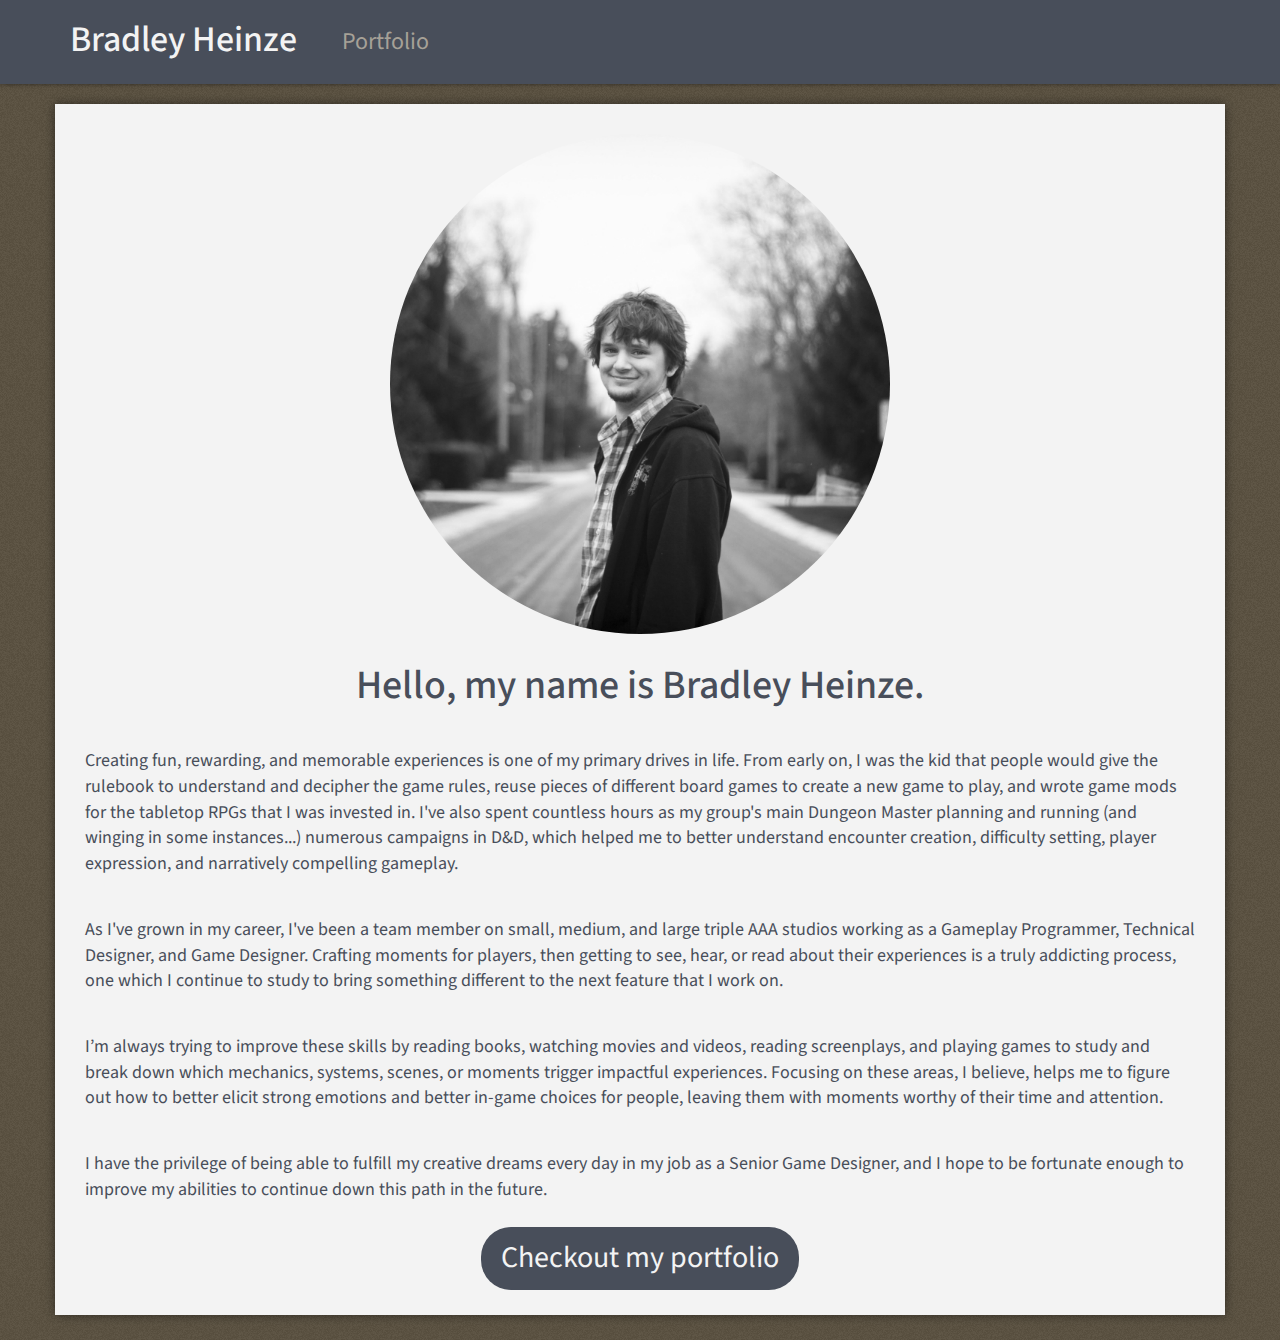
<file: index.html>
<!DOCTYPE html>
<html lang="en">

<head>
	<meta charset="UTF-8">
	<meta http-equiv="X-UA-Compatible" content="IE=edge">
    <meta name="viewport" content="width=device-width, initial-scale=1">
	<title>Bradley Heinze</title>

	<!-- Google Font -->
    <link href='https://fonts.googleapis.com/css?family=Source+Sans+Pro:400,300,300italic,400italic,700,700italic' rel='stylesheet' type='text/css'>

    <!-- Bootstrap CSS -->
    <link href="css/bootstrap.css" rel="stylesheet">

    <!-- Main CSS -->
    <link href="css/main.css" rel="stylesheet">

    <!-- HTML5 shim and Respond.js for IE8 support of HTML5 elements and media queries -->
    <!--[if lt IE 9]>
      <script src="https://oss.maxcdn.com/html5shiv/3.7.2/html5shiv.min.js"></script>
      <script src="https://oss.maxcdn.com/respond/1.4.2/respond.min.js"></script>
    <![endif]-->
</head>

<body>

	<header class="nav">

		<div class="container">

			<button type="button" class="navbar-toggle collapsed" data-toggle="collapse" data-target="#navbar" aria-expanded="false" aria-controls="navbar">
				<span class="sr-only">Toggle navigation</span>
				<span class="icon-bar"></span>
				<span class="icon-bar"></span>
				<span class="icon-bar"></span>
			</button>

			<h1><a href="./">Bradley Heinze</a></h1>

			<nav id="navbar" class="container navbar-nav navbar-collapse collapse">
				<li><a href="./portfolio.html">Portfolio</a></li>
			</nav>

		</div>

	</header>

	<section class="container">

		<img class="intro-picture" alt="Bradley Heinze Photo" src="images/bradley-heinze.jpg">

		<h2 class="intro">Hello, my name is Bradley Heinze.</h2>

		<p class="about">Creating fun, rewarding, and memorable experiences is one of my primary drives in life. From early on, I was the kid that people would give the rulebook to understand and decipher the game rules, reuse pieces of different board games to create a new game to play, and wrote game mods for the tabletop RPGs that I was invested in. I've also spent countless hours as my group's main Dungeon Master planning and running (and winging in some instances...) numerous campaigns in D&D, which helped me to better understand encounter creation, difficulty setting, player expression, and narratively compelling gameplay.</p>

		<p class="about">As I've grown in my career, I've been a team member on small, medium, and large triple AAA studios working as a Gameplay Programmer, Technical Designer, and Game Designer. Crafting moments for players, then getting to see, hear, or read about their experiences is a truly addicting process, one which I continue to study to bring something different to the next feature that I work on.</p>

		<p class="about">I’m always trying to improve these skills by reading books, watching movies and videos, reading screenplays, and playing games to study and break down which mechanics, systems, scenes, or moments trigger impactful experiences. Focusing on these areas, I believe, helps me to figure out how to better elicit strong emotions and better in-game choices for people, leaving them with moments worthy of their time and attention.</p>

		<p class="about">I have the privilege of being able to fulfill my creative dreams every day in my job as a Senior Game Designer, and I hope to be fortunate enough to improve my abilities to continue down this path in the future.</p>

		<button type="button" class="checkout-portfolio"><a href="./portfolio.html">Checkout my portfolio</a></button>
		
	</section>

	<footer>

	</footer>
	
	<!-- jQuery -->
    <script src="https://ajax.googleapis.com/ajax/libs/jquery/1.11.3/jquery.min.js"></script>
    <!-- Bootstrap JS -->
    <script src="js/bootstrap.min.js"></script>

</body>

</html>
</file>
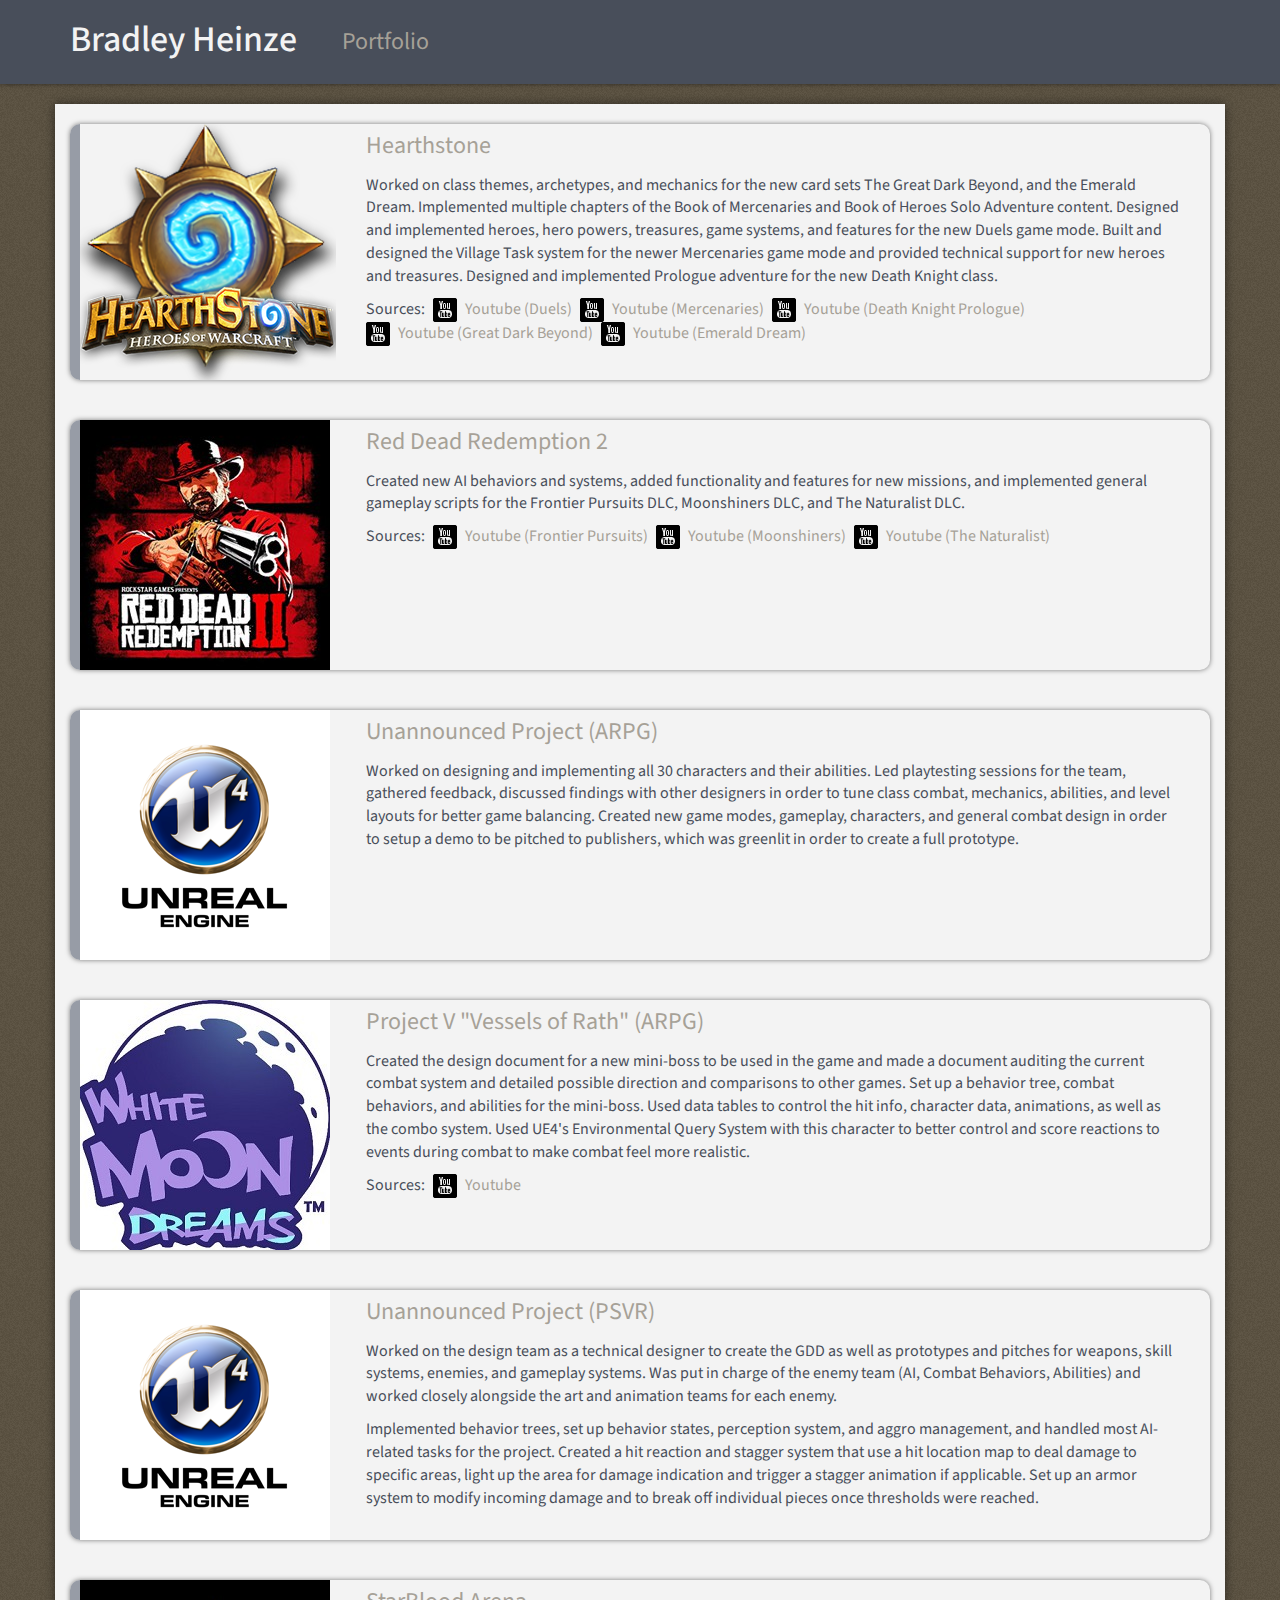
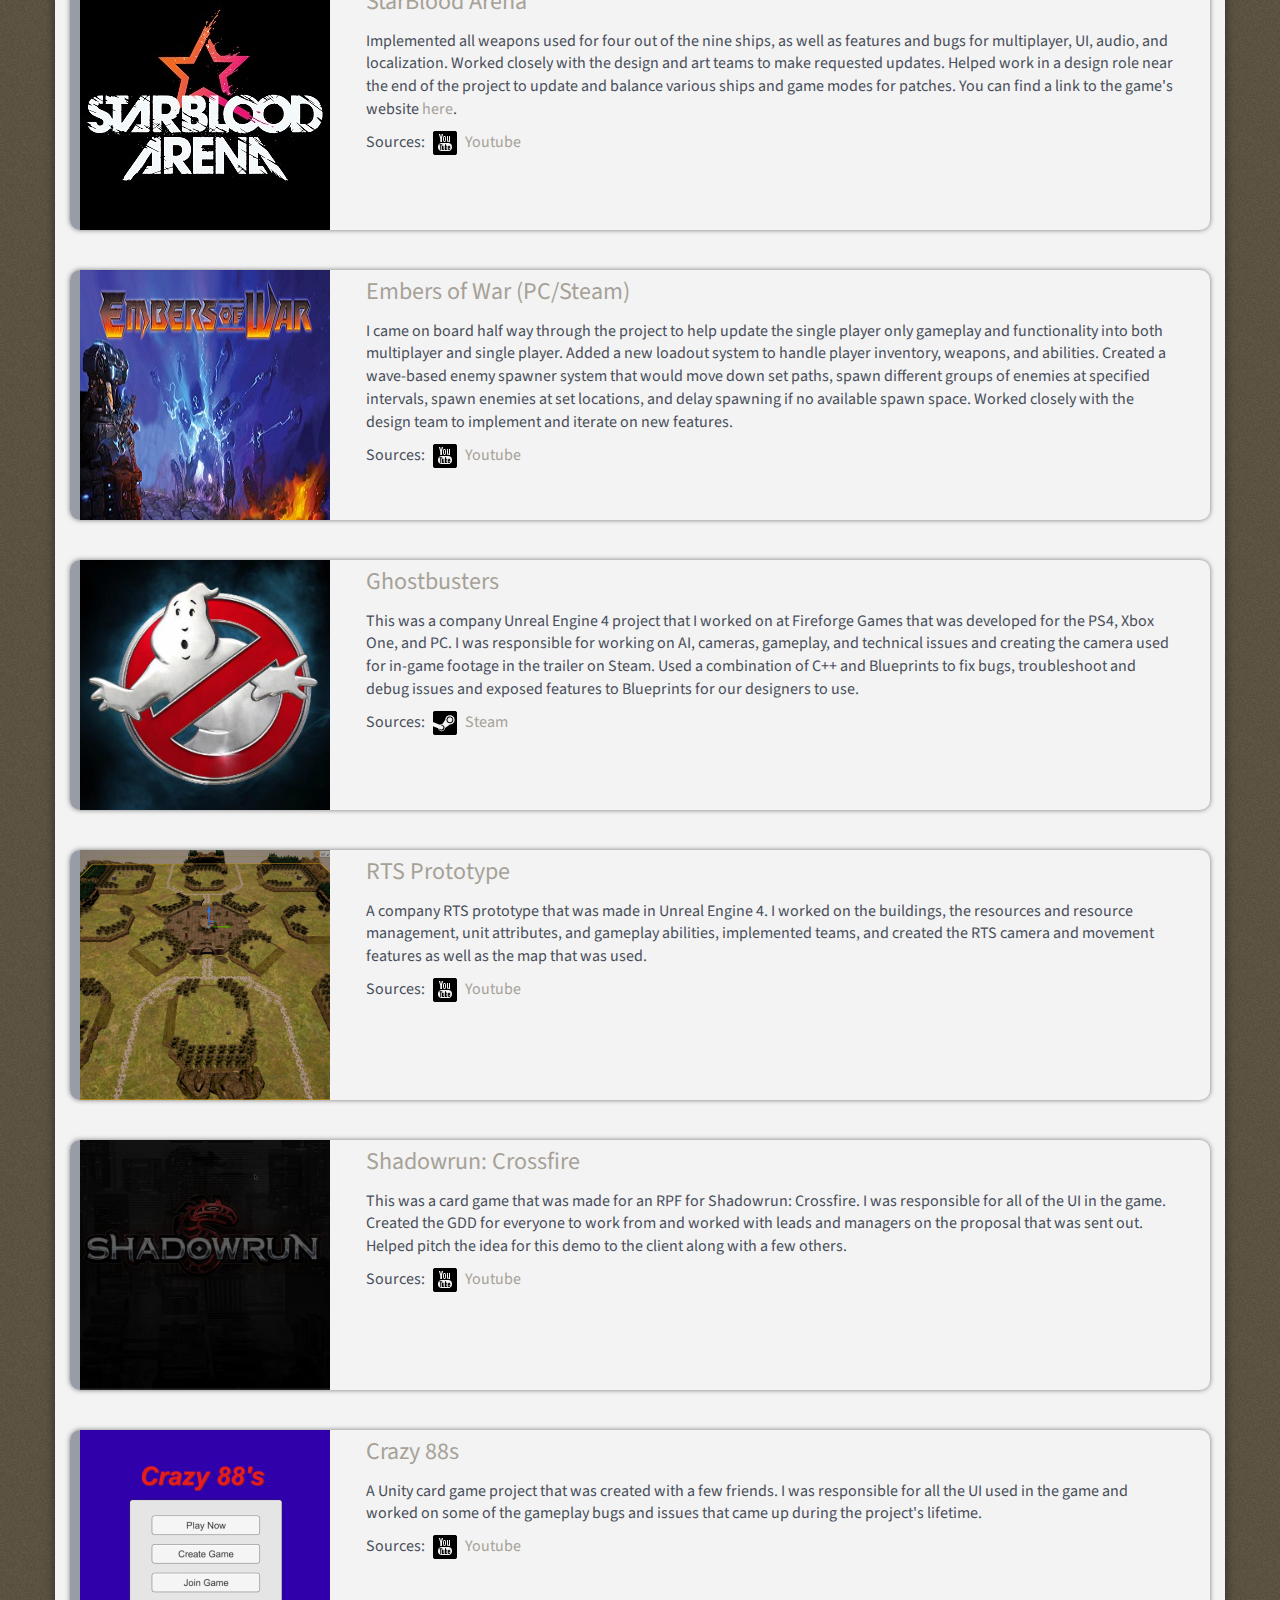
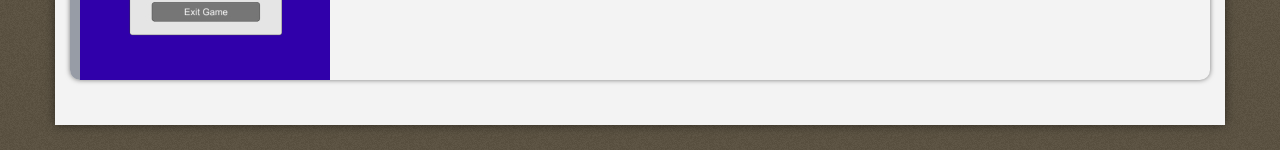
<file: portfolio.html>
<!DOCTYPE html>
<html lang="en">

<head>
	<meta charset="UTF-8">
	<meta http-equiv="X-UA-Compatible" content="IE=edge">
    <meta name="viewport" content="width=device-width, initial-scale=1">
	<title>Bradley Heinze</title>

	<!-- Google Font -->
    <link href='https://fonts.googleapis.com/css?family=Source+Sans+Pro:400,300,300italic,400italic,700,700italic' rel='stylesheet' type='text/css'>

    <!-- Bootstrap CSS -->
    <link href="css/bootstrap.css" rel="stylesheet">

    <!-- Main CSS -->
    <link href="css/main.css" rel="stylesheet">

    <!-- HTML5 shim and Respond.js for IE8 support of HTML5 elements and media queries -->
    <!--[if lt IE 9]>
      <script src="https://oss.maxcdn.com/html5shiv/3.7.2/html5shiv.min.js"></script>
      <script src="https://oss.maxcdn.com/respond/1.4.2/respond.min.js"></script>
    <![endif]-->
</head>

<body>

	<header class="nav">

		<div class="container">

			<button type="button" class="navbar-toggle collapsed" data-toggle="collapse" data-target="#navbar" aria-expanded="false" aria-controls="navbar">
				<span class="sr-only">Toggle navigation</span>
				<span class="icon-bar"></span>
				<span class="icon-bar"></span>
				<span class="icon-bar"></span>
			</button>

			<h1><a href="./">Bradley Heinze</a></h1>

			<nav id="navbar" class="container navbar-nav navbar-collapse collapse">
				<li><a href="./portfolio.html">Portfolio</a></li>
			</nav>

		</div>

	</header>

	<section class="container">
		
		<div class="project col-lg-12 col-md-12 col-sm-12 container">

			<div class="project-thumbnail col-lg-3 col-md-4 col-sm-4 hidden-xs">

				<img alt="Hearthstone" src="images/hearthstone-logo.png">

			</div>

			<div class="project-details col-lg-9 col-md-8 col-sm-8">

				<header>Hearthstone</header>

				<p>Worked on class themes, archetypes, and mechanics for the new card sets The Great Dark Beyond, and the Emerald Dream. Implemented multiple chapters of the Book of Mercenaries and Book of Heroes Solo Adventure content. Designed and implemented heroes, hero powers, treasures, game systems, and features for the new Duels game mode. Built and designed the Village Task system for the newer Mercenaries game mode and provided technical support for new heroes and treasures. Designed and implemented Prologue adventure for the new Death Knight class.</p>

				<ul>
					<li>Sources:</li>
					<li><a href="https://www.youtube.com/watch?v=plQT-vFO-Uk" target="_blank"><img alt="Youtube Icon" src="images/glyphicons/youtube.png"> Youtube (Duels)</a></li>
					<li><a href="https://www.youtube.com/watch?v=R2IQBC1RY-o" target="_blank"><img alt="Youtube Icon" src="images/glyphicons/youtube.png"> Youtube (Mercenaries)</a></li>
					<li><a href="https://www.youtube.com/watch?v=Up8y4zUd4Zk" target="_blank"><img alt="Youtube Icon" src="images/glyphicons/youtube.png"> Youtube (Death Knight Prologue)</a></li>
					<li><a href="https://www.youtube.com/watch?v=RV0a47cZFsk" target="_blank"><img alt="Youtube Icon" src="images/glyphicons/youtube.png"> Youtube (Great Dark Beyond)</a></li>
					<li><a href="https://www.youtube.com/watch?v=h5DejvWyoAQ" target="_blank"><img alt="Youtube Icon" src="images/glyphicons/youtube.png"> Youtube (Emerald Dream)</a></li>
				<ul>

			</div>

		</div>
		
		<div class="project col-lg-12 col-md-12 col-sm-12 container">

			<div class="project-thumbnail col-lg-3 col-md-4 col-sm-4 hidden-xs">

				<img alt="Red Dead Redemption 2" src="images/red-dead-redemption-2-Icon.jpg">

			</div>

			<div class="project-details col-lg-9 col-md-8 col-sm-8">

				<header>Red Dead Redemption 2</header>

				<p>Created new AI behaviors and systems, added functionality and features for new missions, and implemented general gameplay scripts for the Frontier Pursuits DLC, Moonshiners DLC, and The Naturalist DLC.</p>
				
				<ul>
					<li>Sources:</li>
					<li><a href="https://www.youtube.com/watch?v=396Qe1T2GVw" target="_blank"><img alt="Youtube Icon" src="images/glyphicons/youtube.png"> Youtube (Frontier Pursuits)</a></li>
					<li><a href="https://www.youtube.com/watch?v=J4nMeH6DaOI" target="_blank"><img alt="Youtube Icon" src="images/glyphicons/youtube.png"> Youtube (Moonshiners)</a></li>
					<li><a href="https://www.youtube.com/watch?v=88xOfZEKEag" target="_blank"><img alt="Youtube Icon" src="images/glyphicons/youtube.png"> Youtube (The Naturalist)</a></li>
				<ul>
				
			</div>

		</div>
		
		<div class="project col-lg-12 col-md-12 col-sm-12 container">

			<div class="project-thumbnail col-lg-3 col-md-4 col-sm-4 hidden-xs">

				<img alt="Unreal Engine 4" src="images/unreal-logo.png">

			</div>

			<div class="project-details col-lg-9 col-md-8 col-sm-8">

				<header>Unannounced Project (ARPG)</header>

				<p>Worked on designing and implementing all 30 characters and their abilities. Led playtesting sessions for the team, gathered feedback, discussed findings with other designers in order to tune class combat, mechanics, abilities, and level layouts for better game balancing. Created new game modes, gameplay, characters, and general combat design in order to setup a demo to be pitched to publishers, which was greenlit in order to create a full prototype.</p>

			</div>

		</div>

		<div class="project col-lg-12 col-md-12 col-sm-12 container">

			<div class="project-thumbnail col-lg-3 col-md-4 col-sm-4 hidden-xs">

				<img alt="Whitemoon Dreams Logo" src="images/whitemoon-dreams-logo.jpg">

			</div>

			<div class="project-details col-lg-9 col-md-8 col-sm-8">

				<header>Project V "Vessels of Rath" (ARPG)</header>

				<p>Created the design document for a new mini-boss to be used in the game and made a document auditing the current combat system and detailed possible direction and comparisons to other games. Set up a behavior tree, combat behaviors, and abilities for the mini-boss. Used data tables to control the hit info, character data, animations, as well as the combo system. Used UE4's Environmental Query System with this character to better control and score reactions to events during combat to make combat feel more realistic.</p>
				
				<ul>
					<li>Sources:</li>
					<li><a href="https://www.youtube.com/watch?v=0JoyqguZaOs" target="_blank"><img alt="Youtube Icon" src="images/glyphicons/youtube.png"> Youtube</a></li>
				<ul>
			</div>

		</div>

		<div class="project col-lg-12 col-md-12 col-sm-12 container">

			<div class="project-thumbnail col-lg-3 col-md-4 col-sm-4 hidden-xs">

				<img alt="Unreal Engine 4" src="images/unreal-logo.png">

			</div>

			<div class="project-details col-lg-9 col-md-8 col-sm-8">

				<header>Unannounced Project (PSVR)</header>

				<p>Worked on the design team as a technical designer to create the GDD as well as prototypes and pitches for weapons, skill systems, enemies, and gameplay systems. Was put in charge of the enemy team (AI, Combat Behaviors, Abilities) and worked closely alongside the art and animation teams for each enemy.</p>

				<p>Implemented behavior trees, set up behavior states, perception system, and aggro management, and handled most AI-related tasks for the project. Created a hit reaction and stagger system that use a hit location map to deal damage to specific areas, light up the area for damage indication and trigger a stagger animation if applicable. Set up an armor system to modify incoming damage and to break off individual pieces once thresholds were reached.</p>

			</div>

		</div>

		<div class="project col-lg-12 col-md-12 col-sm-12 container">

			<div class="project-thumbnail col-lg-3 col-md-4 col-sm-4 hidden-xs">

				<img alt="Unreal Engine 4" src="images/starblood-arena.jpg">

			</div>

			<div class="project-details col-lg-9 col-md-8 col-sm-8">

				<header>StarBlood Arena</header>

				<p>Implemented all weapons used for four out of the nine ships, as well as features and bugs for multiplayer, UI, audio, and localization. Worked closely with the design and art teams to make requested updates. Helped work in a design role near the end of the project to update and balance various ships and game modes for patches. You can find a link to the game's website <a href="http://starbloodarena.com/en-us">here</a>.</p>

				<ul>
					<li>Sources:</li>
					<li><a href="https://www.youtube.com/watch?v=EZr0NiFbEaY" target="_blank"><img alt="Youtube Icon" src="images/glyphicons/youtube.png"> Youtube</a></li>
				<ul>

			</div>

		</div>

		<div class="project col-lg-12 col-md-12 col-sm-12 container">

			<div class="project-thumbnail col-lg-3 col-md-4 col-sm-4 hidden-xs">

				<img alt="Embers of War" src="images/embers-of-war.png">

			</div>

			<div class="project-details col-lg-9 col-md-8 col-sm-8">

				<header>Embers of War (PC/Steam)</header>

				<p>I came on board half way through the project to help update the single player only gameplay and functionality into both multiplayer and single player. Added a new loadout system to handle player inventory, weapons, and abilities. Created a wave-based enemy spawner system that would move down set paths, spawn different groups of enemies at specified intervals, spawn enemies at set locations, and delay spawning if no available spawn space. Worked closely with the design team to implement and iterate on new features.</p>
				
				<ul>
					<li>Sources:</li>
					<li><a href="https://www.youtube.com/watch?v=4VdxWYpS9UQ" target="_blank"><img alt="Youtube Icon" src="images/glyphicons/youtube.png"> Youtube</a></li>
				<ul>
				
			</div>

		</div>

		<div class="project col-lg-12 col-md-12 col-sm-12 container">

			<div class="project-thumbnail col-lg-3 col-md-4 col-sm-4 hidden-xs">

				<img alt="Ghostbusters" src="images/ghostbusters.jpg">

			</div>

			<div class="project-details col-lg-9 col-md-8 col-sm-8">

				<header>Ghostbusters</header>

				<p>This was a company Unreal Engine 4 project that I worked on at Fireforge Games that was developed for the PS4, Xbox One, and PC. I was responsible for working on AI, cameras, gameplay, and technical issues and creating the camera used for in-game footage in the trailer on Steam. Used a combination of C++ and Blueprints to fix bugs, troubleshoot and debug issues and exposed features to Blueprints for our designers to use.</p>

				<ul>
					<li>Sources:</li>
					<li><a href="http://store.steampowered.com/app/425310/" target="_blank"><img alt="Steam Icon" src="images/glyphicons/steam.png"> Steam</a></li>
				<ul>

			</div>

		</div>

		<div class="project col-lg-12 col-md-12 col-sm-12 container">

			<div class="project-thumbnail col-lg-3 col-md-4 col-sm-4 hidden-xs">

				<img alt="Ghostbusters" src="images/rts-prototype.jpg">

			</div>

			<div class="project-details col-lg-9 col-md-8 col-sm-8">

				<header>RTS Prototype</header>

				<p>A company RTS prototype that was made in Unreal Engine 4. I worked on the buildings, the resources and resource management, unit attributes, and gameplay abilities, implemented teams, and created the RTS camera and movement features as well as the map that was used.</p>

				<ul>
					<li>Sources:</li>
					<li><a href="https://www.youtube.com/watch?v=HpZjskXGb7I" target="_blank"><img alt="Youtube Icon" src="images/glyphicons/youtube.png"> Youtube</a></li>
				<ul>

			</div>

		</div>

		<div class="project col-lg-12 col-md-12 col-sm-12 container">

			<div class="project-thumbnail col-lg-3 col-md-4 col-sm-4 hidden-xs">

				<img alt="Ghostbusters" src="images/shadowrun-crossfire.jpg">

			</div>

			<div class="project-details col-lg-9 col-md-8 col-sm-8">

				<header>Shadowrun: Crossfire</header>

				<p>This was a card game that was made for an RPF for Shadowrun: Crossfire. I was responsible for all of the UI in the game. Created the GDD for everyone to work from and worked with leads and managers on the proposal that was sent out. Helped pitch the idea for this demo to the client along with a few others.</p>

				<ul>
					<li>Sources:</li>
					<li><a href="https://www.youtube.com/watch?v=vM3ETWOIpPg" target="_blank"><img alt="Youtube Icon" src="images/glyphicons/youtube.png"> Youtube</a></li>
				<ul>

			</div>

		</div>

		<div class="project col-lg-12 col-md-12 col-sm-12 container">

			<div class="project-thumbnail col-lg-3 col-md-4 col-sm-4 hidden-xs">

				<img alt="Ghostbusters" src="images/crazy-88s.jpg">

			</div>

			<div class="project-details col-lg-9 col-md-8 col-sm-8">

				<header>Crazy 88s</header>

				<p>A Unity card game project that was created with a few friends. I was responsible for all the UI used in the game and worked on some of the gameplay bugs and issues that came up during the project's lifetime.</p>

				<ul>
					<li>Sources:</li>
					<li><a href="https://www.youtube.com/watch?v=VQD9AU6qpAs" target="_blank"><img alt="Youtube Icon" src="images/glyphicons/youtube.png"> Youtube</a></li>
				<ul>

			</div>

		</div>
		
	</section>

	<footer>

	</footer>
	
	<!-- jQuery -->
    <script src="https://ajax.googleapis.com/ajax/libs/jquery/1.11.3/jquery.min.js"></script>
    <!-- Bootstrap JS -->
    <script src="js/bootstrap.min.js"></script>

</body>

</html>
</file>
<file: css/main.css>
body {
	font-family: 'Source Sans Pro', sans-serif;
	background: url('../images/noise-background.png') rgb(90,81,64);
	margin: 0 auto;
	color: rgb(72,78,90);
}

button {
	background-color: rgb(72,78,90);
	color: rgb(243,243,243);
}

button:hover {
	background-color: rgb(151,156,166);
	color: rgb(243,243,243);
}

button:focus {
	outline: none;
}

h1 {
	float: left;
	cursor: pointer;
}

a {
	color: rgb(166,161,151);
}

a:hover {
	color: rgb(151,156,166);
	text-decoration: none;
}

a:focus {
	text-decoration: none;
}

h1 > a {
	color: rgb(243,243,243);
}

/* Header Content */

header {
	background-color: rgb(72,78,90);
	box-shadow: 0 0 5px 0 rgba(0,0,0,0.5);
	color: rgb(166,161,151);
}

.nav {
	margin-bottom: 20px;
}

.navbar-nav {
	font-size: 24px;
	padding: 0 0 0 20px;
}

.navbar-nav > li {
	list-style: none;
	padding: 25px 0;
}

.navbar-nav > li > a {
	color: rgb(166,161,151);
	padding: 25px;
}

.navbar-nav > li > a:hover {
	color: rgb(151,156,166);
}

.navbar-nav > li > a:focus {
	text-decoration: none;
}

.navbar-nav > li > a:hover, .nav > li > a:focus {
	text-decoration: none;
	background-color: inherit;
}

.navbar-toggle {
	padding: 20px 10px;
}

header .icon-bar {
	background-color: rgb(166,161,151);
}

/* Section content */

section {
	background-color: rgb(243,243,243);
	box-shadow: 0 0 10px 0 rgba(0,0,0,0.5);
	padding-bottom: 25px;
	margin-bottom: 25px;
}

p.about {
	padding: 15px;
	font-size: 18px;
}

.intro {
	text-align: center;
	margin-bottom: 25px;
	font-size: 40px;
}

.intro-picture {
	margin: 30px auto;
	display: block;
	border-radius: 250px;
	max-width: 100%
}

.checkout-portfolio {
	display: block;
	margin: 0 auto;
	font-size: 30px;
	border-radius: 30px;
	padding: 10px 20px;
	border: 0 none;
}

.checkout-portfolio a {
	color: rgb(243,243,243);
}

checkout-portfolio a:hover {
	background-color: rgb(151,156,166);
	color: rgb(243,243,243);
}

/* Portfolio Section */

.project {
    box-shadow: 0 0 5px 0 rgba(0,0,0,0.5);
    border-radius: 10px;
    padding-left: 0px;
    margin: 20px 0px;
}

.project-thumbnail {
	padding-left: 0px;
	border-left: 10px solid rgb(151,156,166);
	border-radius: 10px 0px 0px 10px;
}

.project-thumbnail img {
	max-width: 100%;
}

.project-details header {
	background-color: transparent;
	box-shadow: none;
	font-size: 24px;
	margin-top: 5px;
}

.project-details p {
	margin-top: 10px;
	font-size: 16px;
}

.project-details ul {
	list-style: none;
	padding-left: 0;
	font-size: 16px;
	margin-bottom: 0;
}

.project-details li {
	display: inline-block;
	margin-right: 5px;
}

.project-details a:hover {
	color: rgb(72,78,90);
}

.project-details a img {
	margin-right: 5px;
}

/*********************************

			Media Queries

*********************************/

@media (max-width: 767px) {
	
	h1 {
		float: none;
	}

	.project {
		border-left: 10px solid rgb(151,156,166);
	}

	.project-details ul {
		margin-bottom: 10px;
	}

}
</file>
